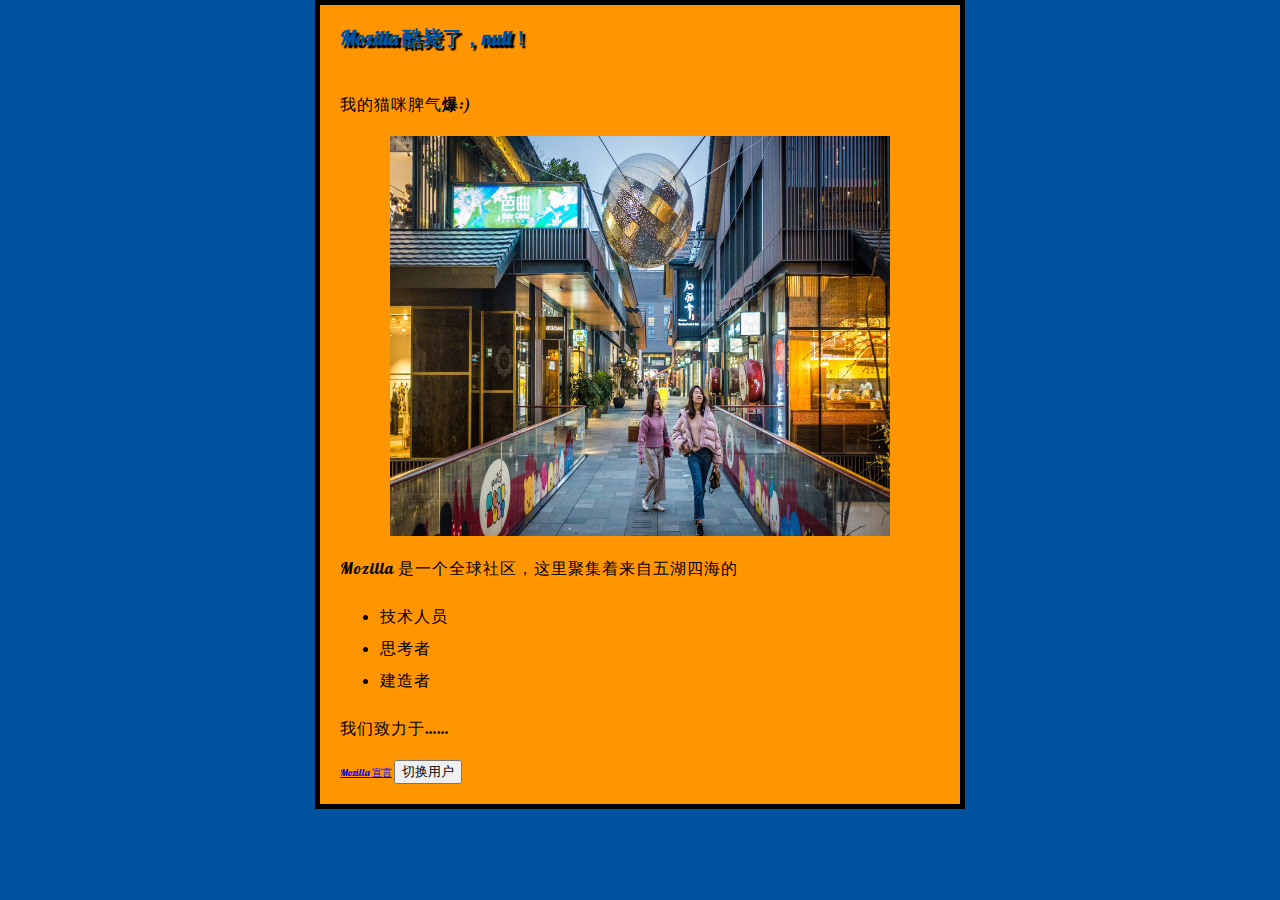
<file: index.html>
<!DOCTYPE html>
<html>
  <head>
    <meta charset="utf-8">
    <link href="styles/style.css" rel="stylesheet" type="text/css">
    <link href="https://fonts.googleapis.com/css?family=Lobster" rel="stylesheet">
    <title>My test page</title>
  </head>
  <body>
    <h1>CSS样式表</h1>
    <p>我的猫咪脾气<strong>爆</strong>:)</p>
    <img src="images/chengdu1.jpg" alt="My test image" width="500" height="400">
    <p>Mozilla 是一个全球社区，这里聚集着来自五湖四海的</p>
    <ul>
        <li>技术人员</li>
        <li>思考者</li>
        <li>建造者</li>
    </ul>
    <p>我们致力于……</p>
    <a href="https://www.mozilla.org/zh-CN/about/manifesto/">Mozilla 宣言</a>
    <button>切换用户</button>
    <script src="scripts/main.js"></script>
</body>
</html>
</file>
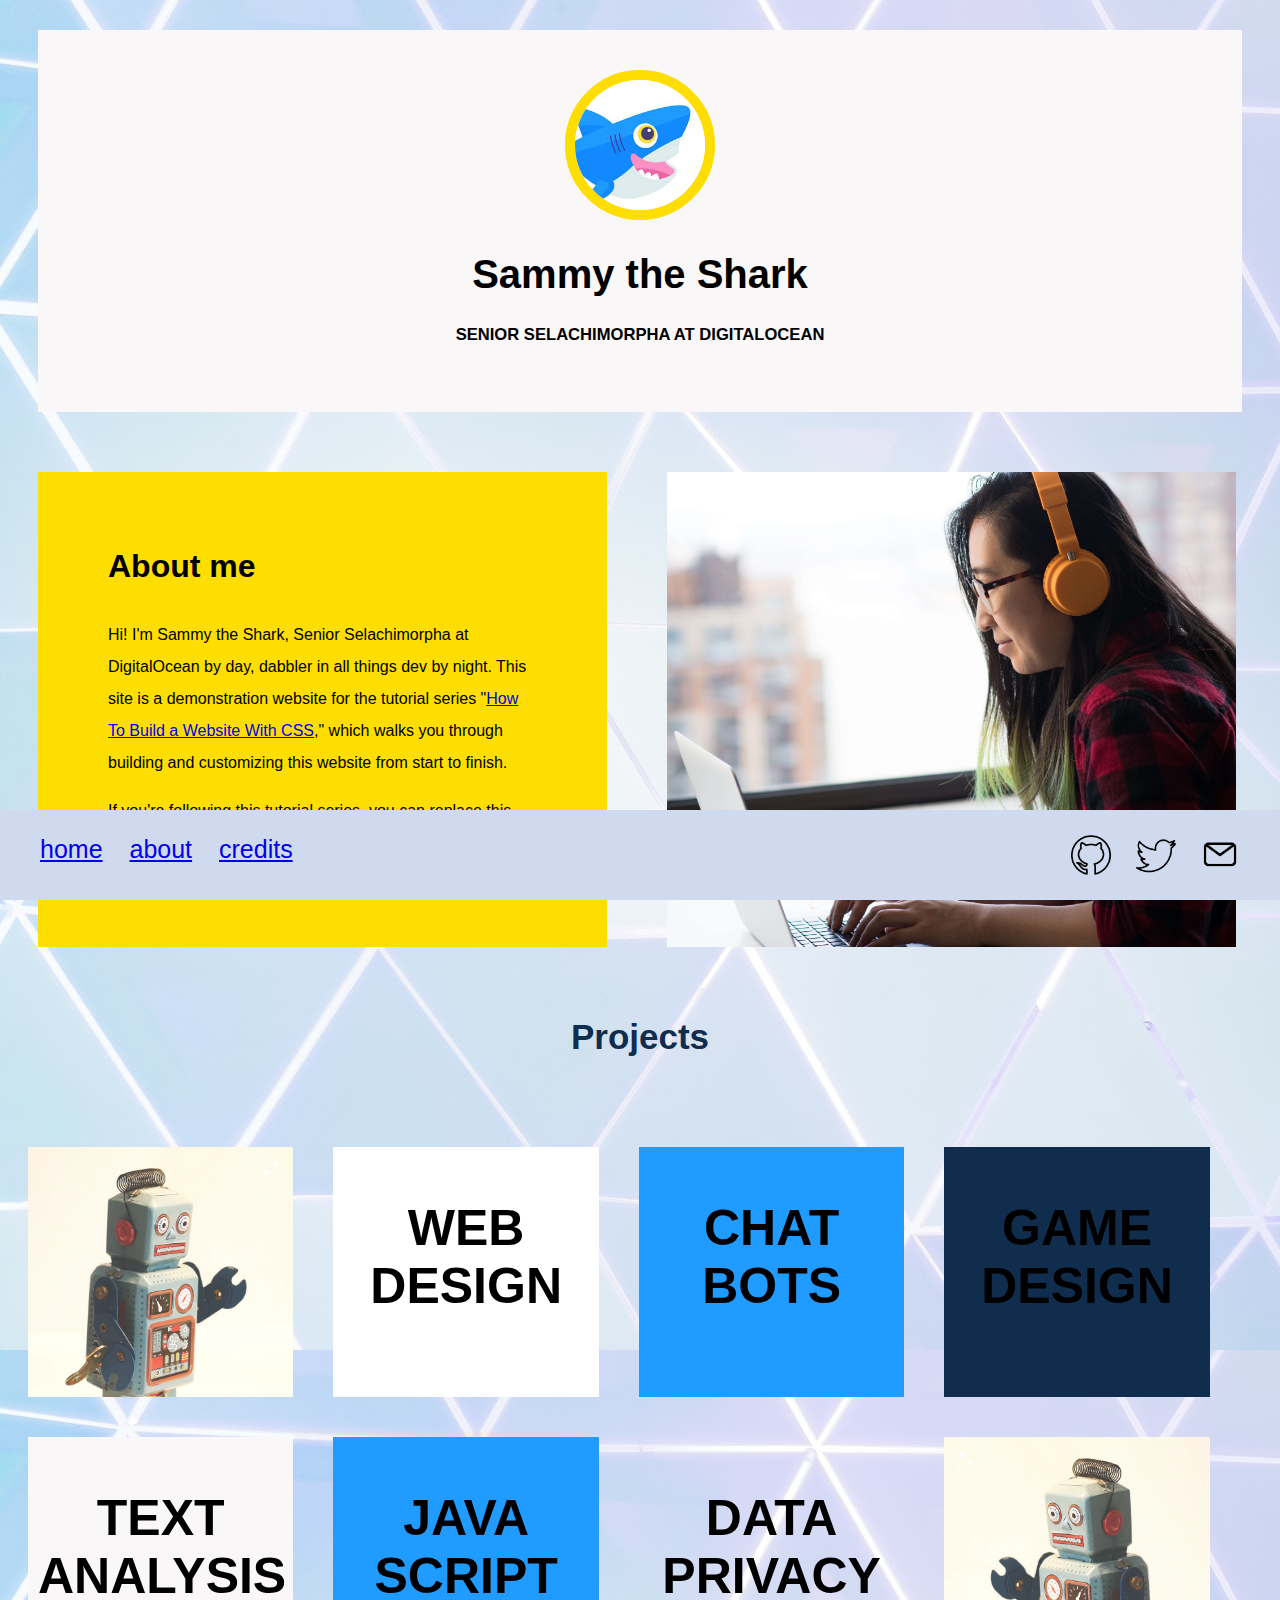
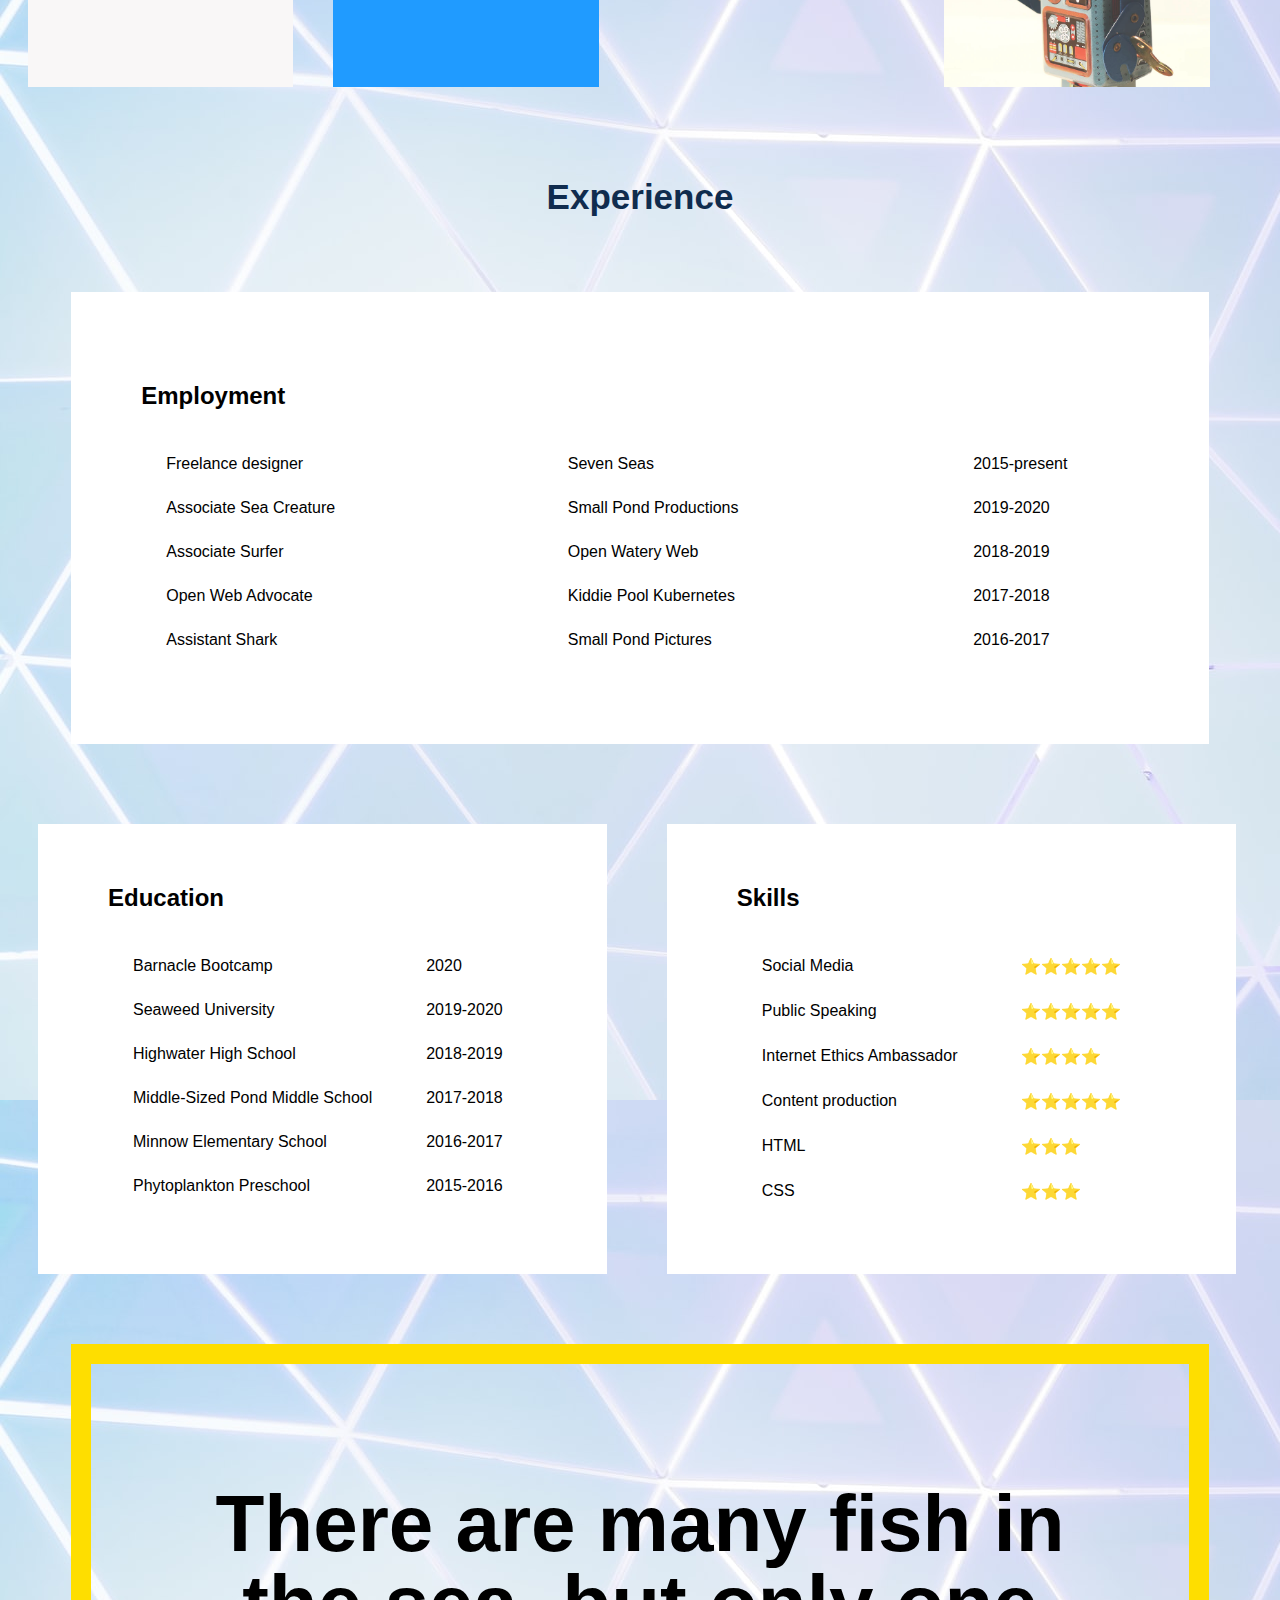
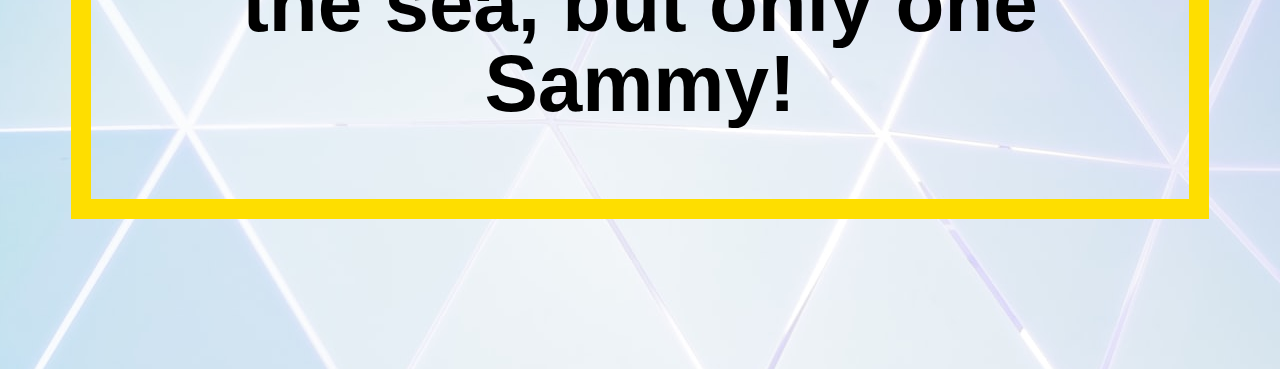
<file: css-practice/index.html>
<!DOCTYPE html>
<html lang="en">
  <head>
   <meta charset="utf-8">
   <title>Sammy the Shark</title>
   <link rel="stylesheet" href="css/styles.css">
  </head>
  <body>
     <div class="header">
     <img src="images/small-profile.jpeg" alt="Sammy the Shark, DigitalOcean’s mascot" class="profile-small">
     <h1>Sammy the Shark<h1>
     <h5>SENIOR SELACHIMORPHA AT DIGITALOCEAN<h5> 
    </div>
    <div class="column-2">
        <h1>About me</h1>
        <p>Hi! I'm Sammy the Shark, Senior Selachimorpha at DigitalOcean by day, dabbler in all things dev by night. This site is a demonstration website for the tutorial series "<a href="https://www.digitalocean.com/community/tutorial_series/how-to-build-a-website-with-css">How To Build a Website With CSS</a>," which walks you through building and customizing this website from start to finish.</p>
        <p>If you're following this tutorial series, you can replace this text with your own "About Me" content.</p>    
    </div>

    <div class="column-2 large-profile">
    </div>

    <h2 class="section-heading">Projects</h2>
    <div class="column-4 project-1">
    </div>
    
    <div class="column-4 project-2">
      <h2 class="project-text">WEB <br>DESIGN</h2>
    </div>
    
    <div class="column-4 project-3">
      <h2 class="project-text">CHAT <br>BOTS</h2>
    </div>
    
    <div class="column-4 project-4">
      <h2 class="project-text">GAME <br> DESIGN</h2>
    </div>
    
    <div class="column-4 project-5">
      <h2 class="project-text">TEXT <br> ANALYSIS</h2>
    </div>
    
    <div class="column-4 project-6">
      <h2 class="project-text">JAVA <br> SCRIPT</h2>
    </div>
    
    <div class="column-4 project-7">
      <h2 class="project-text">DATA <br> PRIVACY</h2>
    </div>
    
    <div class="column-4 project-8">
    </div>
    <div class="section-break"> </div>
    <h2 class="section-heading">Experience</h2>

    <div class="column-1">
        <h2>Employment</h2>
        <table class="table-style"> 
          <tr>
            <td>Freelance designer</td>
            <td>Seven Seas</td>
            <td>2015-present</td>
         </tr>
          <tr>
            <td>Associate Sea Creature</td>
            <td>Small Pond Productions</td>
            <td>2019-2020</td>
         </tr>
         <tr>
            <td>Associate Surfer</td>
            <td>Open Watery Web</td>
            <td>2018-2019</td>
         </tr>
         <tr>
            <td>Open Web Advocate</td>
            <td>Kiddie Pool Kubernetes</td>
            <td>2017-2018</td>
         </tr>
         <tr>
            <td>Assistant Shark</td>
            <td>Small Pond Pictures</td>
            <td>2016-2017</td>
         </tr>
        </table>
       </div>
      </div>

      <div class="column-2a">
        <h2>Education</h2>
          <table class="table-style">
            <tr>
              <td>Barnacle Bootcamp</td>
              <td>2020</td>
            </tr>
            <tr>
              <td>Seaweed University</td>
              <td>2019-2020</td>
            </tr>
            <tr>
              <td>Highwater High School</td>
              <td>2018-2019</td>
            </tr>
            <tr>
              <td>Middle-Sized Pond Middle School</td>
              <td>2017-2018</td>
            </tr>
            <tr>	
              <td>Minnow Elementary School</td>
              <td>2016-2017</td>
            </tr>    
            <tr>
              <td>Phytoplankton Preschool</td>
              <td>2015-2016</td>
            </tr>
          </table>
        </div>
    <div class="column-2a">
     <h2>Skills</h2>
    <table class="table-style">
      <tr>
        <td>Social Media</td>
        <td>⭐⭐⭐⭐⭐</td>
      </tr>
      <tr>
        <td>Public Speaking</td>
        <td>⭐⭐⭐⭐⭐</td>
      </tr>
      <tr>
        <td>Internet Ethics Ambassador</td>
        <td>⭐⭐⭐⭐</td>
      </tr>
      <tr>
        <td>Content production</td>
        <td>⭐⭐⭐⭐⭐</td>
      </tr>
      <tr>
        <td> HTML</td>
        <td>⭐⭐⭐</td>
      </tr>
      <tr>
        <td> CSS</td>
        <td>⭐⭐⭐</td>
      </tr>
    </table>
  </div>

    <div class="section-break"> </div>
    <div class="column-quote">
    <p class="quote">There are many fish in the sea, but only one Sammy!</p>
    </div>

    <div class="footer">
    <p class="footer-text-left">
        <a href="index.html" class="menu">home</a>
        <a href="https://css.sammy-codes.com/about.html" class="menu">about</a> 
        <a href="https://css.sammy-codes.com/credits.html" class="menu">credits</a>
    </p>

    <div class="footer-content-right">
        <a href="https://github.com/digitalocean"><img src="images/github.jpeg" class="icon-style" alt="Github icon"></a>
        <a href="https://www.twitter.com/DigitalOcean"><img src="images/twitter.jpeg" class="icon-style" alt="Twitter icon"></a>
        <a href="https://www.twitter.com"><img src="images/email.jpeg" class="icon-style" alt="Emailicon"></a>
      </div>
    </div>
   </body>
</html>
</file>
<file: styles/style.css>
html {
    /* px 表示 “像素（pixels）”: 基础字号为 10 像素 */
    font-size: 10px; 
    /* Google fonts 输出的 CSS */
    font-family: 'Lobster', cursive;; 
  }

  h1 {
      margin: 0;
      padding: 20px 0; 
      color: #00539F;
      text-shadow: 3px 3px 1px black;
  }
  
  p, li {
    font-size: 16px;    
    line-height: 2;
    letter-spacing: 1px;
  } 

  html {
    background-color: #00539F;
  }


  body {
    width: 600px;
    margin: 0 auto;
    background-color: #FF9500;
    padding: 0 20px 20px 20px;
    border: 5px solid black;
  }

  /** 内联元素,不具备块级元素的功能如设置边距的功能 **/
  img {
    display: block;     
    margin: 0 auto;
  }
</file>
<file: css-practice/css/styles.css>
body  {
    font-family: Helvetica, sans-serif;
    background-image: url("../images/background-image.jpeg");
}

.profile-small  {
    height: 150px;
    border-radius: 50%;
    border: 10px solid #FEDE00;
}

.header {
    padding: 40px;
    text-align: center;
    background: #f9f7f7;
    margin:30px;
    font-size:20px;
}

* {
    box-sizing: border-box;
}

  /* Create two equal columns that float next to each other */
  .column-2 {
    float: left;
    width: 45%;
    padding: 40px;
    padding-left:70px;
    padding-right: 70px;
    height: 475px;
    margin:30px;
    margin-right:30px;
    margin-bottom: 70px;
    background-color: #FEDE00;
    line-height:2;
  }


.large-profile {
  background: url('../images/large-profile.jpeg');
  background-size: cover;
  background-position: center;
}

.section-heading {
    text-align:center;
    color:#102C4E;
    margin-top: 150px;
    margin-bottom:70px;
    font-size: 35px;
  }

  .column-4 {
    float: left;
    width: 21%;
    padding: 10px;
    margin:20px;
    height: 250px;
  }

  .project-1 {
    background: url('../images/project-left.jpeg');
    background-size: cover;
  }
  
  .project-2 {
    background-color:white;
  }
  
  .project-3 {
    background-color:#209BFF;
  }
  
  .project-4 {
    background-color:#112d4e;
  }
  
  .project-5 {
    background-color:#F9F7F7;
  }
  
  .project-6 {
    background-color:#209BFF;
  }
  
  .project-7 {
      background-color:#ffffff00;
  }
  
  .project-8 {
    background: url('../images/project-right.jpeg');
    background-size: cover;
  }

  .project-text {
    text-align:center;
    font-size:50px;
  }

  .project-2:hover {
    background-color:#FEDE00;
  }
  
  .project-3:hover {
     background-color: #FEDE00;
  }
  
  .project-4:hover {
     background-color: #FEDE00;
  }
  
  .project-5:hover {
     background-color: #FEDE00;
  }
  
  .project-6:hover {
     background-color: #FEDE00;
  }
  
  .project-7:hover {
     background-color: #FEDE00;
  }

  .section-break {
    margin:50px;
    height:500px;
  }

  .section-heading {
    text-align:center;
    color:#102C4E;
    margin-top: 150px;
    margin-bottom:70px;
    font-size: 35px;
  }

  .column-1 {
    width: 90%;
    height: auto;
    padding-top:70px;
    padding-left:70px;
    padding-bottom:70px;
    margin:auto;
    margin-bottom:50px;
    margin-top: 75px;
    background-color:white;
  }

  /* Table formatting */
.table-style {
    width:100%;
    border-spacing: 24px;
  }

  .column-2a {
    float: left;
    width: 45%;
    padding: 40px;
    padding-left:70px;
    padding-right: 70px;
    padding-bottom:60px;
    height:450px;
    margin:30px;
    margin-right:30px;
    margin-bottom: 40px;
    background-color:white;
  }
  .column-quote {
    width: 90%;
    height: 475px;
    padding: 40px;
    padding-left:70px;
    padding-right: 70px;
    padding-bottom:100px;
    margin:auto;
    margin-bottom:150px;
    border: 20px solid #FEDE00;
  }
  
  .quote {
    font-size:80px;
    font-weight:bold;
    line-height: 1; 
    text-align: center;
  }


.footer {
    position:fixed;
    bottom:0;
    left:0;
    width:100%;
    height: 90px;
    background-color: #D0DAEE;
  }

  .footer-text-left {
    font-size:25px;
    padding-left:40px;
    float:left;
    word-spacing:20px;
  }
  
  a.menu:hover {
    background-color:yellow;
    font-size:20px;
  }

  .footer-content-right {
    padding-right:40px;
    margin-top:20px;
    float:right;
  }
  
  .icon-style {
    height:40px;
    margin-left:20px;
    margin-top:5px;
  }
  
  .icon-style:hover {
    background-color:yellow;
    padding:5px;
  }
</file>
